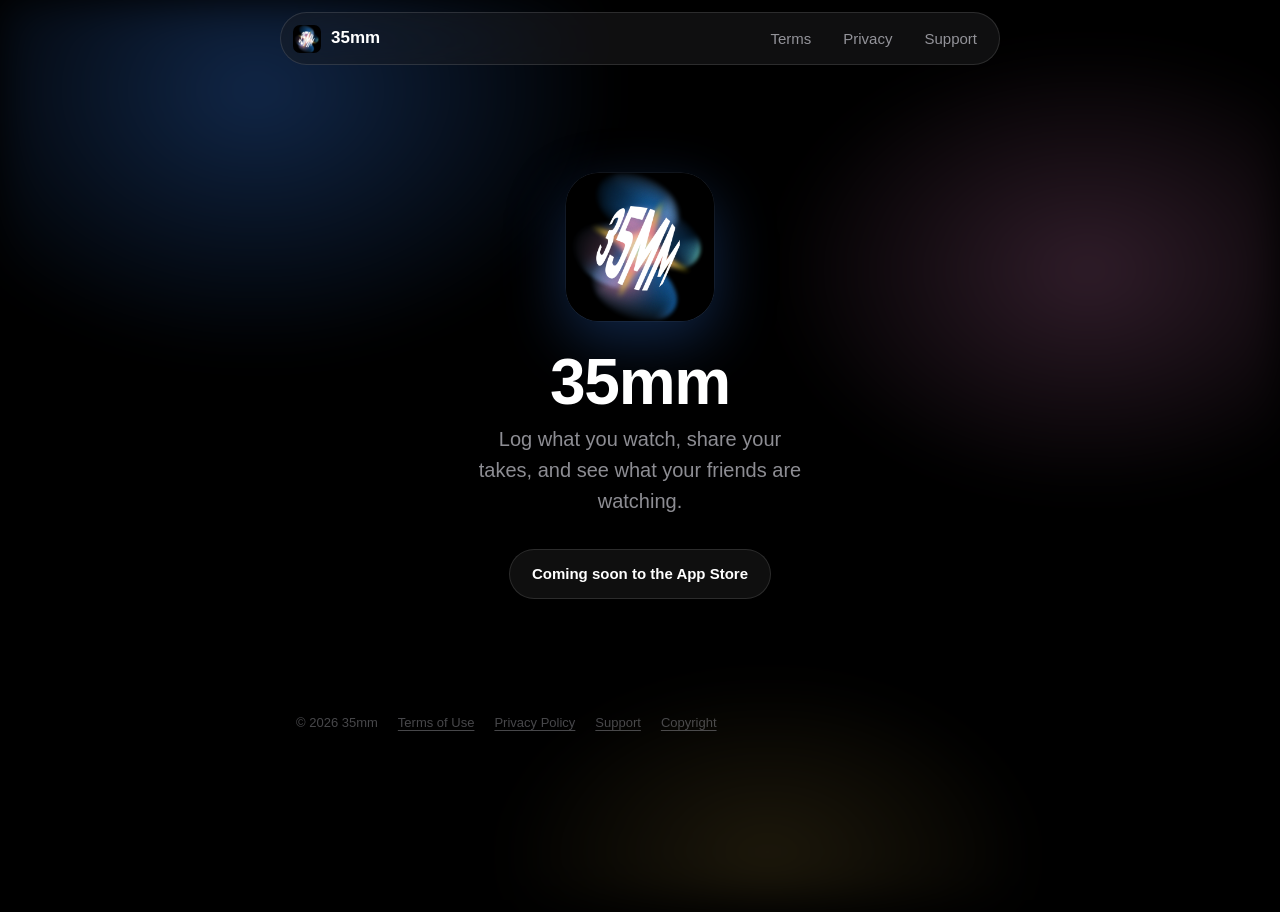
<file: index.html>
<!doctype html>
<html lang="en">
<head>
  <meta charset="utf-8">
  <meta name="viewport" content="width=device-width, initial-scale=1, viewport-fit=cover">
  <title>35mm</title>
  <meta name="description" content="Log what you watch, share your takes, and see what your friends are watching.">
  <meta name="theme-color" content="#000000">
  <meta property="og:title" content="35mm">
  <meta property="og:description" content="Log what you watch, share your takes, and see what your friends are watching.">
  <meta property="og:image" content="https://35mm.contact/icon.png">
  <link rel="icon" href="/favicon.png">
  <link rel="apple-touch-icon" href="/apple-touch-icon.png">
  <link rel="stylesheet" href="/styles.css">
</head>
<body>
  <div class="ambient"></div>

  <header class="bar">
    <a class="brand" href="/"><img src="/favicon.png" alt="">35mm</a>
    <nav>
      <a href="/terms">Terms</a>
      <a href="/privacy">Privacy</a>
      <a href="/support">Support</a>
    </nav>
  </header>

  <section class="hero">
    <img src="/icon.png" alt="35mm app icon">
    <h1>35mm</h1>
    <p>Log what you watch, share your takes, and see what your friends are watching.</p>
    <span class="pill">Coming soon to the App Store</span>
  </section>

  <footer>
    <span>© 2026 35mm</span>
    <a href="/terms">Terms of Use</a>
    <a href="/privacy">Privacy Policy</a>
    <a href="/support">Support</a>
    <a href="/copyright">Copyright</a>
  </footer>
</body>
</html>
</file>
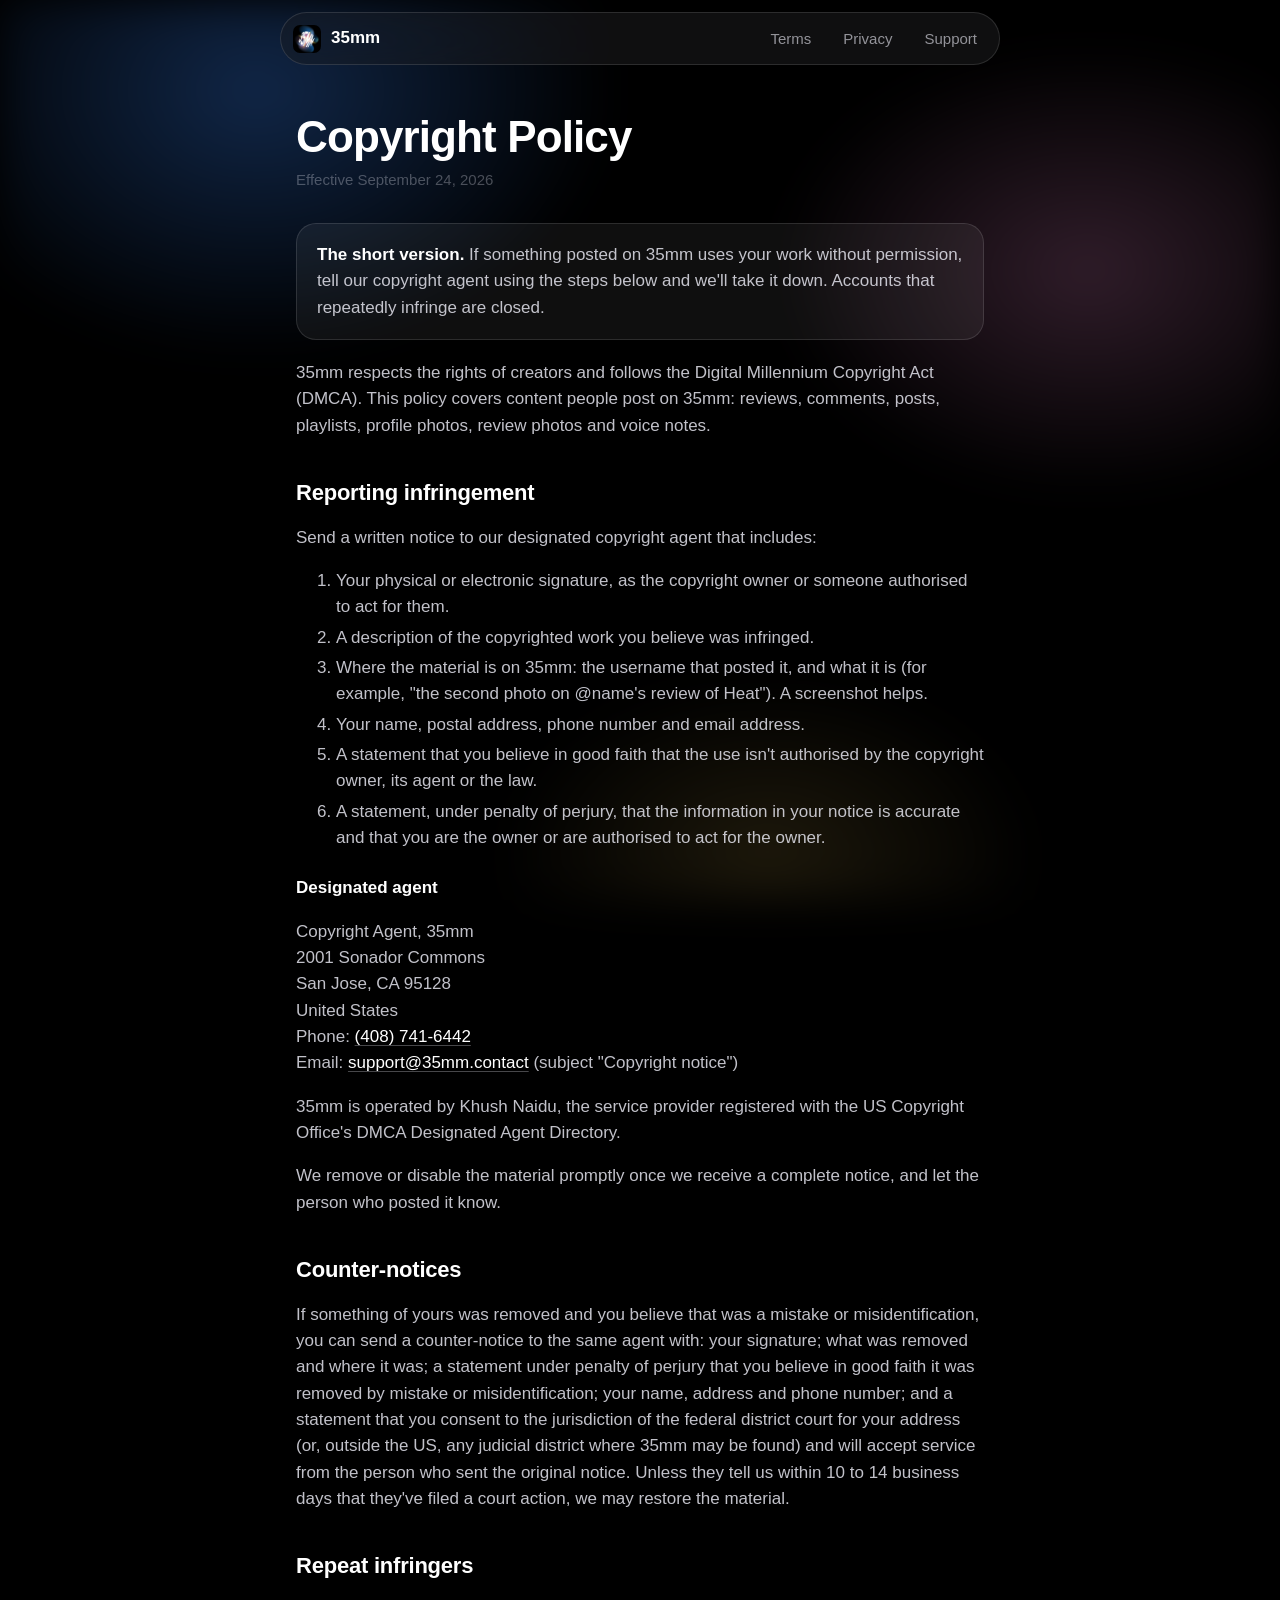
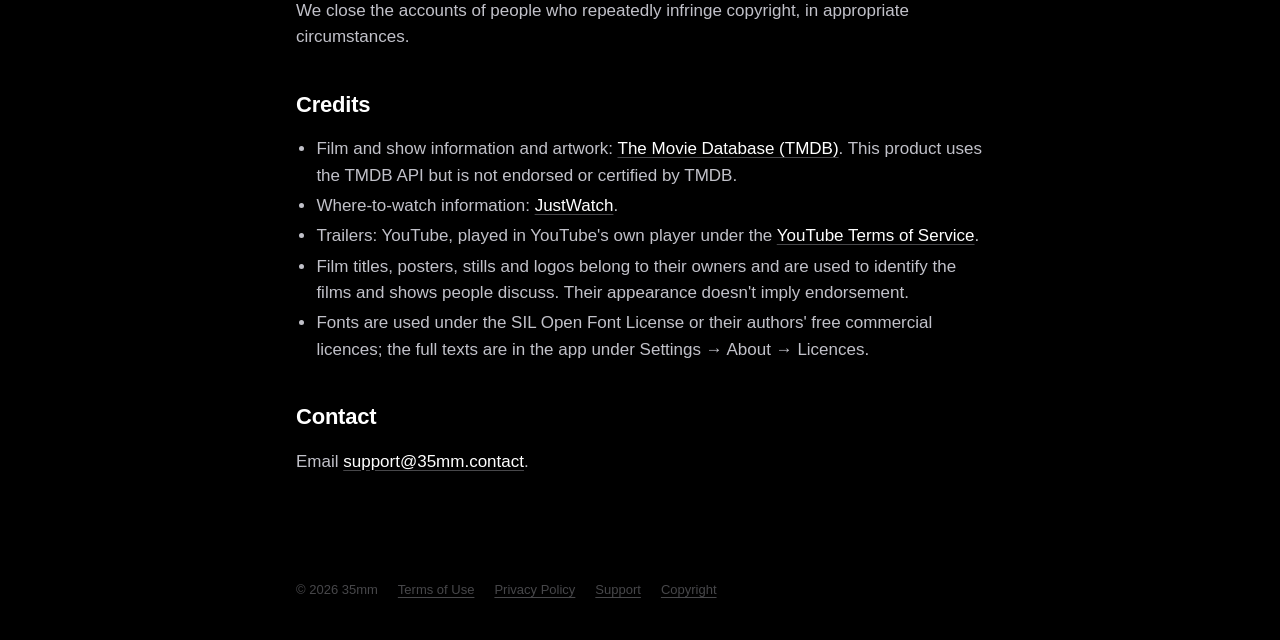
<file: copyright/index.html>
<!doctype html>
<html lang="en">
<head>
  <meta charset="utf-8">
  <meta name="viewport" content="width=device-width, initial-scale=1, viewport-fit=cover">
  <title>Copyright Policy · 35mm</title>
  <meta name="description" content="How to report copyright infringement on 35mm, and credits for the services 35mm uses.">
  <meta name="theme-color" content="#000000">
  <link rel="icon" href="/favicon.png">
  <link rel="apple-touch-icon" href="/apple-touch-icon.png">
  <link rel="stylesheet" href="/styles.css">
</head>
<body>
  <div class="ambient"></div>

  <header class="bar">
    <a class="brand" href="/"><img src="/favicon.png" alt="">35mm</a>
    <nav>
      <a href="/terms">Terms</a>
      <a href="/privacy">Privacy</a>
      <a href="/support">Support</a>
    </nav>
  </header>

  <main class="doc">
    <h1>Copyright Policy</h1>
    <p class="meta">Effective September 24, 2026</p>

    <div class="card">
      <p><strong>The short version.</strong> If something posted on 35mm uses your work without permission, tell our copyright agent using the steps below and we'll take it down. Accounts that repeatedly infringe are closed.</p>
    </div>

    <p>35mm respects the rights of creators and follows the Digital Millennium Copyright Act (DMCA). This policy covers content people post on 35mm: reviews, comments, posts, playlists, profile photos, review photos and voice notes.</p>

    <h2>Reporting infringement</h2>
    <p>Send a written notice to our designated copyright agent that includes:</p>
    <ol>
      <li>Your physical or electronic signature, as the copyright owner or someone authorised to act for them.</li>
      <li>A description of the copyrighted work you believe was infringed.</li>
      <li>Where the material is on 35mm: the username that posted it, and what it is (for example, "the second photo on @name's review of Heat"). A screenshot helps.</li>
      <li>Your name, postal address, phone number and email address.</li>
      <li>A statement that you believe in good faith that the use isn't authorised by the copyright owner, its agent or the law.</li>
      <li>A statement, under penalty of perjury, that the information in your notice is accurate and that you are the owner or are authorised to act for the owner.</li>
    </ol>

    <h3>Designated agent</h3>
    <p>
      Copyright Agent, 35mm<br>
      2001 Sonador Commons<br>
      San Jose, CA 95128<br>
      United States<br>
      Phone: <a href="tel:+14087416442">(408) 741-6442</a><br>
      Email: <a href="mailto:support@35mm.contact">support@35mm.contact</a> (subject "Copyright notice")
    </p>
    <p>35mm is operated by Khush Naidu, the service provider registered with the US Copyright Office's DMCA Designated Agent Directory.</p>
    <p>We remove or disable the material promptly once we receive a complete notice, and let the person who posted it know.</p>

    <h2>Counter-notices</h2>
    <p>If something of yours was removed and you believe that was a mistake or misidentification, you can send a counter-notice to the same agent with: your signature; what was removed and where it was; a statement under penalty of perjury that you believe in good faith it was removed by mistake or misidentification; your name, address and phone number; and a statement that you consent to the jurisdiction of the federal district court for your address (or, outside the US, any judicial district where 35mm may be found) and will accept service from the person who sent the original notice. Unless they tell us within 10 to 14 business days that they've filed a court action, we may restore the material.</p>

    <h2>Repeat infringers</h2>
    <p>We close the accounts of people who repeatedly infringe copyright, in appropriate circumstances.</p>

    <h2>Credits</h2>
    <ul>
      <li>Film and show information and artwork: <a href="https://www.themoviedb.org">The Movie Database (TMDB)</a>. This product uses the TMDB API but is not endorsed or certified by TMDB.</li>
      <li>Where-to-watch information: <a href="https://www.justwatch.com">JustWatch</a>.</li>
      <li>Trailers: YouTube, played in YouTube's own player under the <a href="https://www.youtube.com/t/terms">YouTube Terms of Service</a>.</li>
      <li>Film titles, posters, stills and logos belong to their owners and are used to identify the films and shows people discuss. Their appearance doesn't imply endorsement.</li>
      <li>Fonts are used under the SIL Open Font License or their authors' free commercial licences; the full texts are in the app under Settings → About → Licences.</li>
    </ul>

    <h2>Contact</h2>
    <p>Email <a href="mailto:support@35mm.contact">support@35mm.contact</a>.</p>
  </main>

  <footer>
    <span>© 2026 35mm</span>
    <a href="/terms">Terms of Use</a>
    <a href="/privacy">Privacy Policy</a>
    <a href="/support">Support</a>
    <a href="/copyright">Copyright</a>
  </footer>
</body>
</html>
</file>
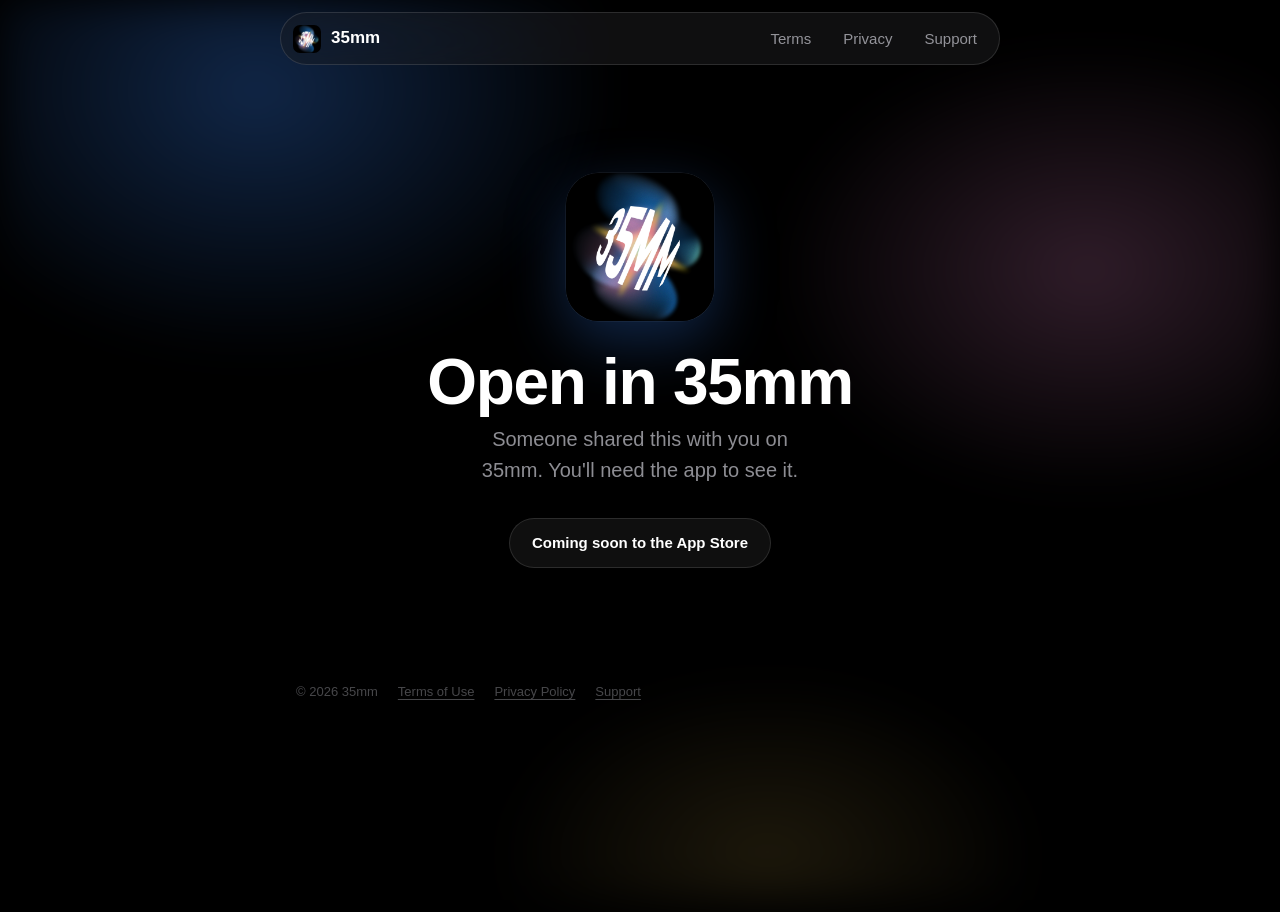
<file: open/index.html>
<!doctype html>
<html lang="en">
<head>
  <meta charset="utf-8">
  <meta name="viewport" content="width=device-width, initial-scale=1, viewport-fit=cover">
  <title>Open in 35mm</title>
  <meta name="description" content="Someone shared this with you on 35mm.">
  <meta name="theme-color" content="#000000">
  <meta property="og:title" content="Shared from 35mm">
  <meta property="og:description" content="Films, shows and hot takes on 35mm.">
  <meta property="og:image" content="https://35mm.contact/icon.png">
  <link rel="icon" href="/favicon.png">
  <link rel="apple-touch-icon" href="/apple-touch-icon.png">
  <link rel="stylesheet" href="/styles.css">
</head>
<body>
  <div class="ambient"></div>

  <header class="bar">
    <a class="brand" href="/"><img src="/favicon.png" alt="">35mm</a>
    <nav>
      <a href="/terms">Terms</a>
      <a href="/privacy">Privacy</a>
      <a href="/support">Support</a>
    </nav>
  </header>

  <!-- Served for /l/<id>, /p/<id>, /u/<username> and /person/<id> (see
       vercel.json). With 35mm
       installed, iOS opens those links in the app and never shows this. -->
  <section class="hero">
    <img src="/icon.png" alt="35mm app icon">
    <h1>Open in 35mm</h1>
    <p>Someone shared this with you on 35mm. You'll need the app to see it.</p>
    <span class="pill">Coming soon to the App Store</span>
  </section>

  <footer>
    <span>© 2026 35mm</span>
    <a href="/terms">Terms of Use</a>
    <a href="/privacy">Privacy Policy</a>
    <a href="/support">Support</a>
  </footer>
</body>
</html>
</file>
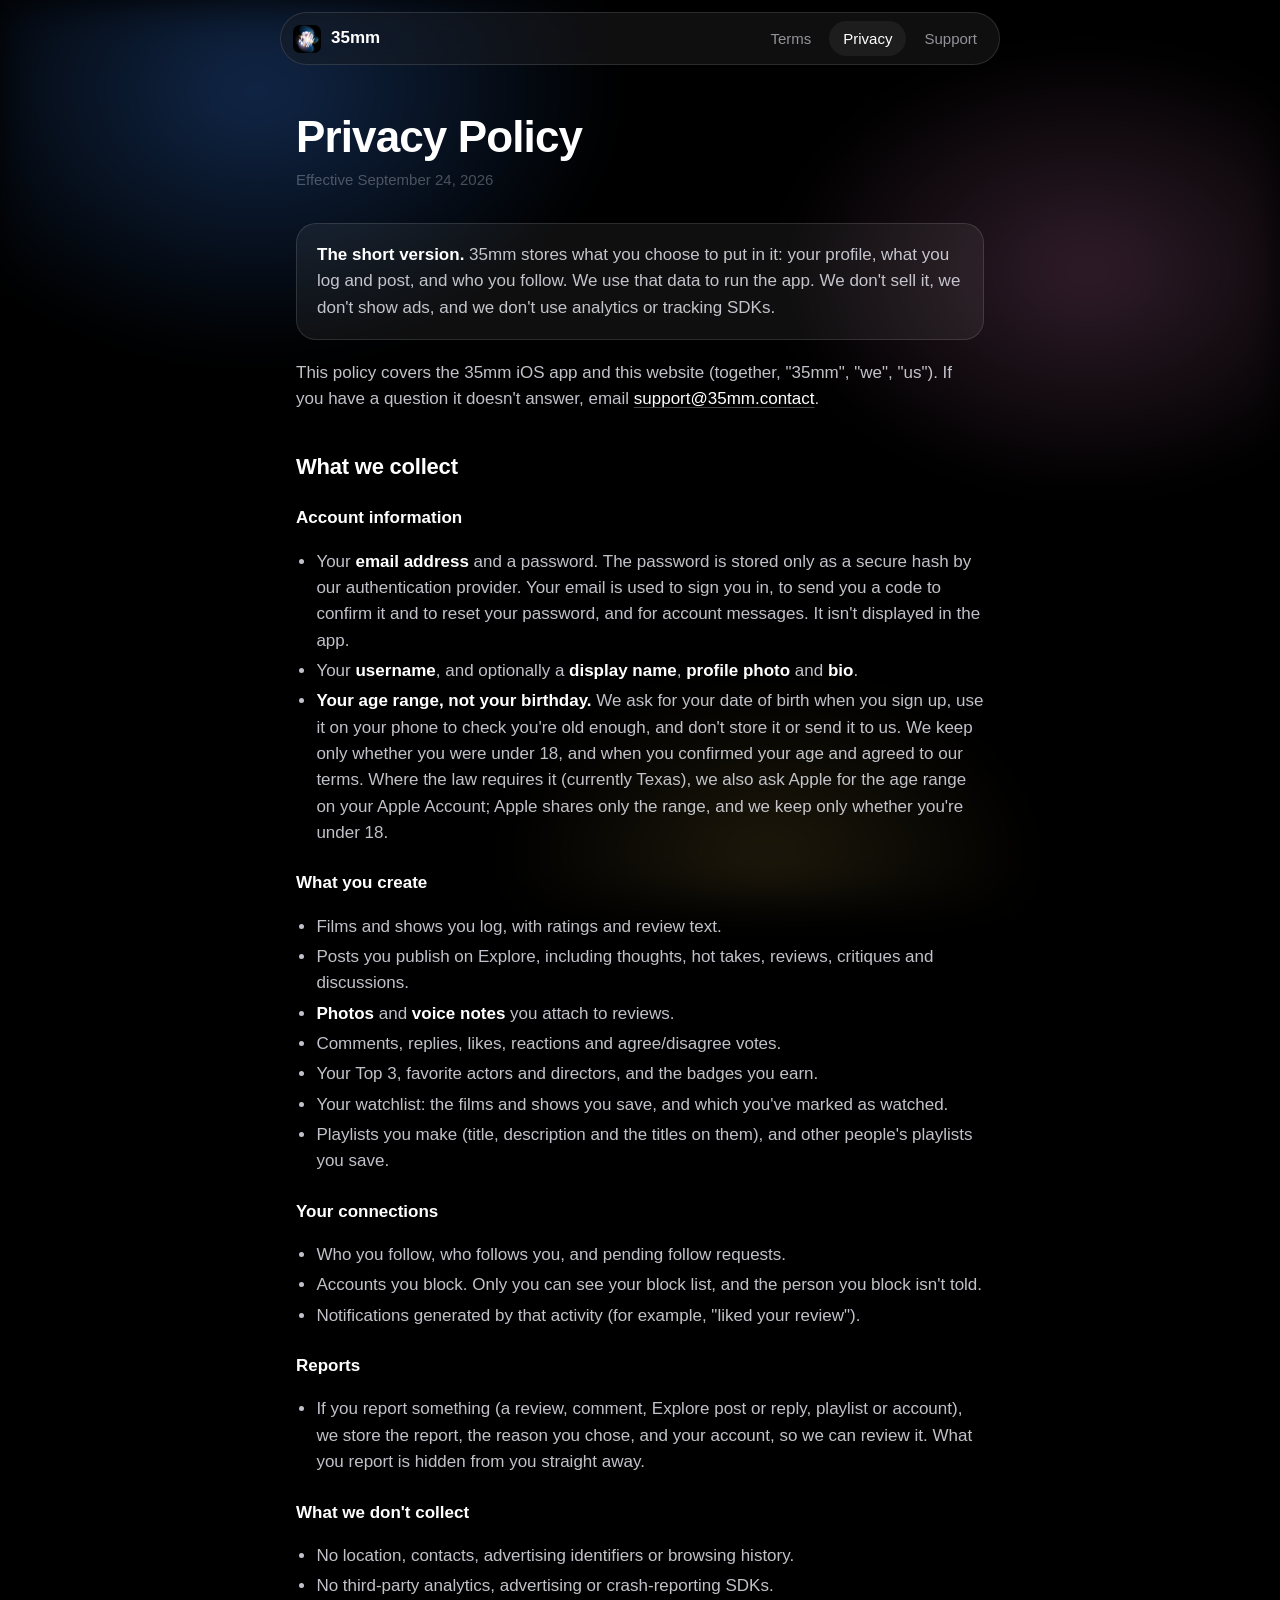
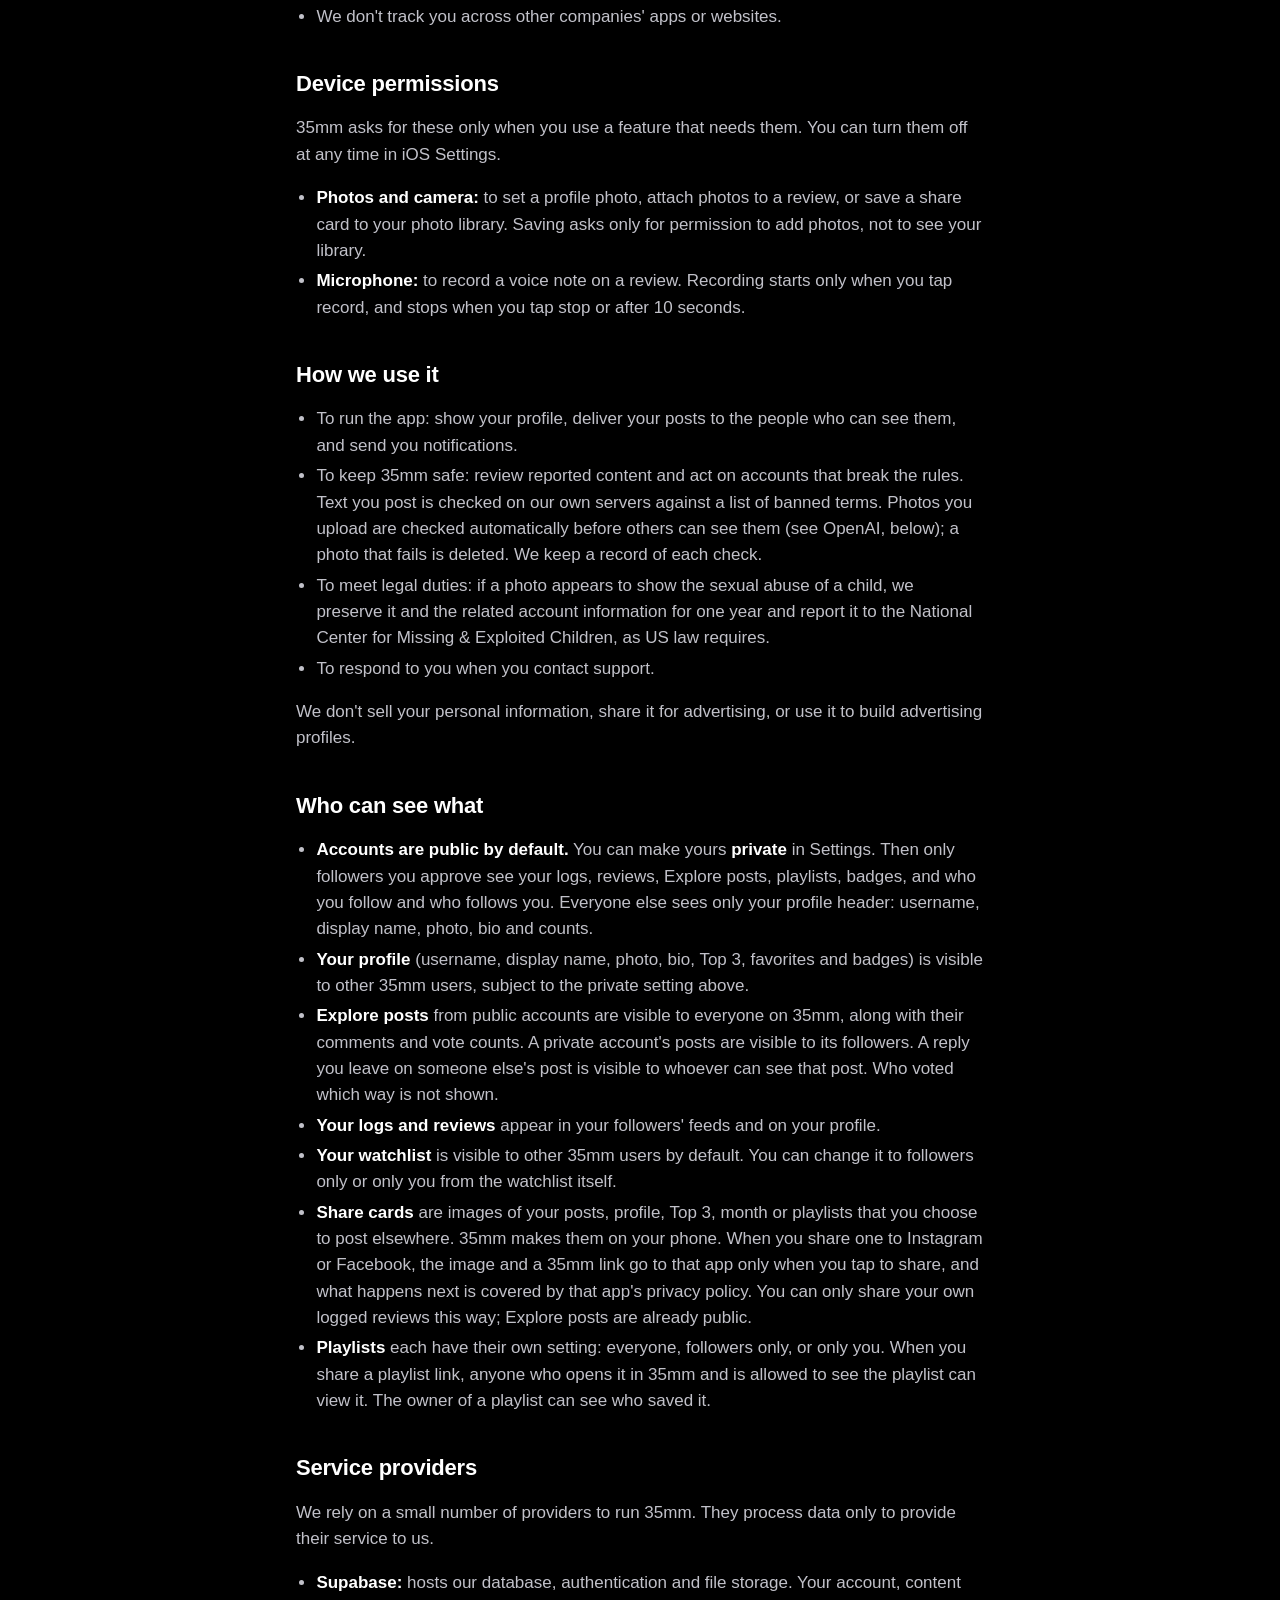
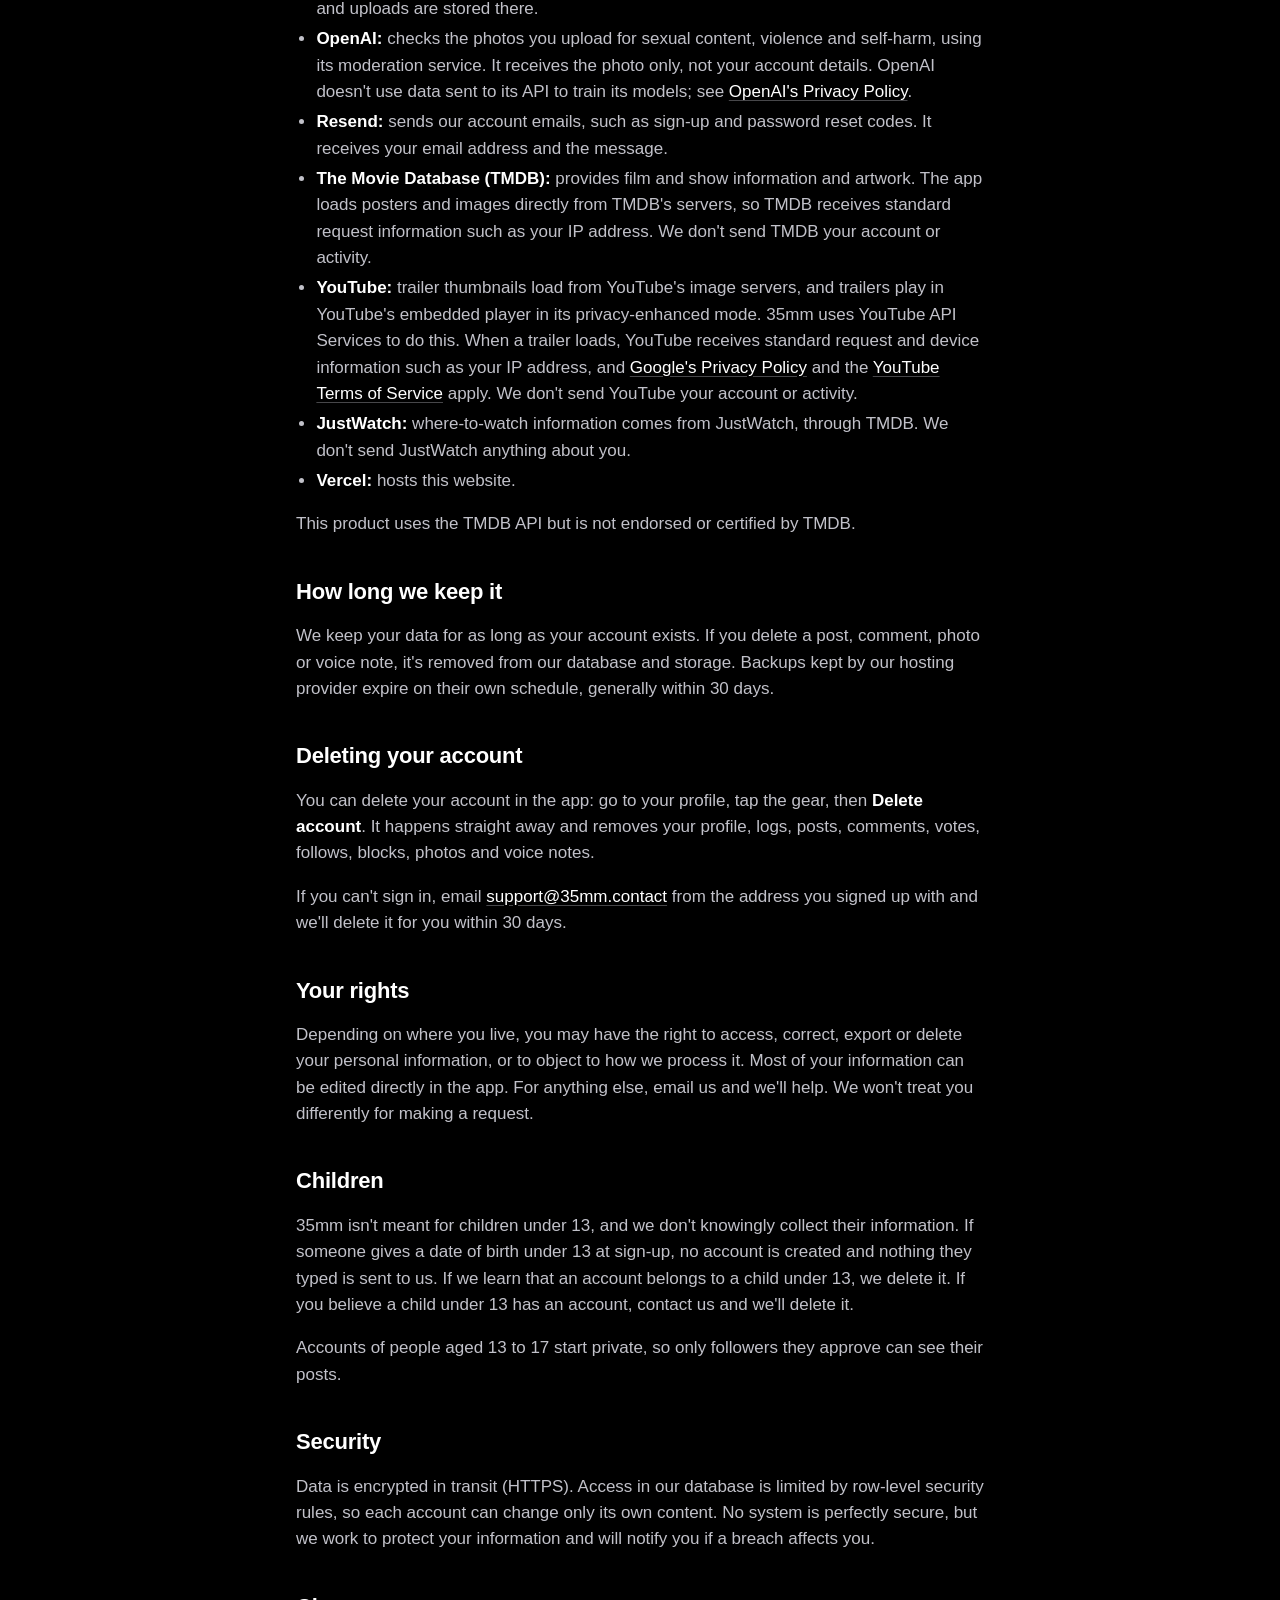
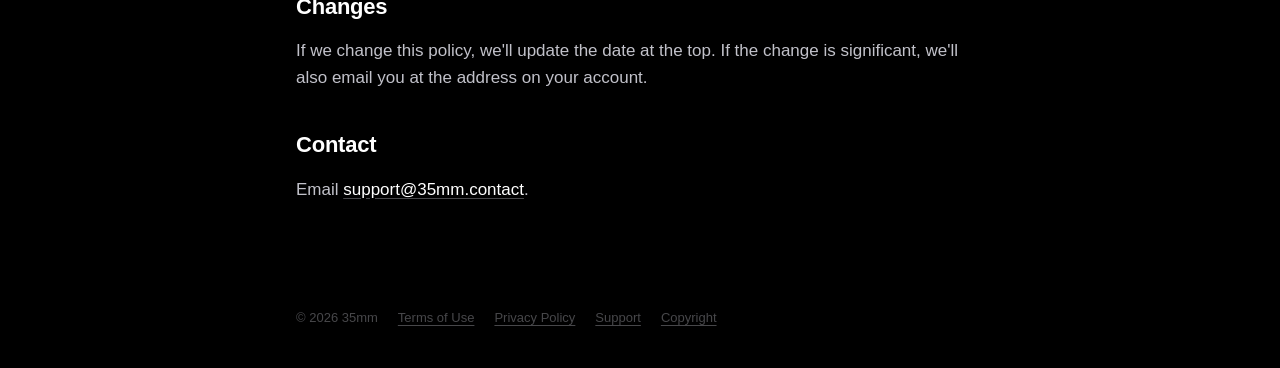
<file: privacy/index.html>
<!doctype html>
<html lang="en">
<head>
  <meta charset="utf-8">
  <meta name="viewport" content="width=device-width, initial-scale=1, viewport-fit=cover">
  <title>Privacy Policy · 35mm</title>
  <meta name="description" content="What 35mm collects, why, who can see it, and how to delete it.">
  <meta name="theme-color" content="#000000">
  <link rel="icon" href="/favicon.png">
  <link rel="apple-touch-icon" href="/apple-touch-icon.png">
  <link rel="stylesheet" href="/styles.css">
</head>
<body>
  <div class="ambient"></div>

  <header class="bar">
    <a class="brand" href="/"><img src="/favicon.png" alt="">35mm</a>
    <nav>
      <a href="/terms">Terms</a>
      <a href="/privacy" aria-current="page">Privacy</a>
      <a href="/support">Support</a>
    </nav>
  </header>

  <main class="doc">
    <h1>Privacy Policy</h1>
    <p class="meta">Effective September 24, 2026</p>

    <div class="card">
      <p><strong>The short version.</strong> 35mm stores what you choose to put in it: your profile, what you log and post, and who you follow. We use that data to run the app. We don't sell it, we don't show ads, and we don't use analytics or tracking SDKs.</p>
    </div>

    <p>This policy covers the 35mm iOS app and this website (together, "35mm", "we", "us"). If you have a question it doesn't answer, email <a href="mailto:support@35mm.contact">support@35mm.contact</a>.</p>

    <h2>What we collect</h2>

    <h3>Account information</h3>
    <ul>
      <li>Your <strong>email address</strong> and a password. The password is stored only as a secure hash by our authentication provider. Your email is used to sign you in, to send you a code to confirm it and to reset your password, and for account messages. It isn't displayed in the app.</li>
      <li>Your <strong>username</strong>, and optionally a <strong>display name</strong>, <strong>profile photo</strong> and <strong>bio</strong>.</li>
      <li><strong>Your age range, not your birthday.</strong> We ask for your date of birth when you sign up, use it on your phone to check you're old enough, and don't store it or send it to us. We keep only whether you were under 18, and when you confirmed your age and agreed to our terms. Where the law requires it (currently Texas), we also ask Apple for the age range on your Apple Account; Apple shares only the range, and we keep only whether you're under 18.</li>
    </ul>

    <h3>What you create</h3>
    <ul>
      <li>Films and shows you log, with ratings and review text.</li>
      <li>Posts you publish on Explore, including thoughts, hot takes, reviews, critiques and discussions.</li>
      <li><strong>Photos</strong> and <strong>voice notes</strong> you attach to reviews.</li>
      <li>Comments, replies, likes, reactions and agree/disagree votes.</li>
      <li>Your Top 3, favorite actors and directors, and the badges you earn.</li>
      <li>Your watchlist: the films and shows you save, and which you've marked as watched.</li>
      <li>Playlists you make (title, description and the titles on them), and other people's playlists you save.</li>
    </ul>

    <h3>Your connections</h3>
    <ul>
      <li>Who you follow, who follows you, and pending follow requests.</li>
      <li>Accounts you block. Only you can see your block list, and the person you block isn't told.</li>
      <li>Notifications generated by that activity (for example, "liked your review").</li>
    </ul>

    <h3>Reports</h3>
    <ul>
      <li>If you report something (a review, comment, Explore post or reply, playlist or account), we store the report, the reason you chose, and your account, so we can review it. What you report is hidden from you straight away.</li>
    </ul>

    <h3>What we don't collect</h3>
    <ul>
      <li>No location, contacts, advertising identifiers or browsing history.</li>
      <li>No third-party analytics, advertising or crash-reporting SDKs.</li>
      <li>We don't track you across other companies' apps or websites.</li>
    </ul>

    <h2>Device permissions</h2>
    <p>35mm asks for these only when you use a feature that needs them. You can turn them off at any time in iOS Settings.</p>
    <ul>
      <li><strong>Photos and camera:</strong> to set a profile photo, attach photos to a review, or save a share card to your photo library. Saving asks only for permission to add photos, not to see your library.</li>
      <li><strong>Microphone:</strong> to record a voice note on a review. Recording starts only when you tap record, and stops when you tap stop or after 10 seconds.</li>
    </ul>

    <h2>How we use it</h2>
    <ul>
      <li>To run the app: show your profile, deliver your posts to the people who can see them, and send you notifications.</li>
      <li>To keep 35mm safe: review reported content and act on accounts that break the rules. Text you post is checked on our own servers against a list of banned terms. Photos you upload are checked automatically before others can see them (see OpenAI, below); a photo that fails is deleted. We keep a record of each check.</li>
      <li>To meet legal duties: if a photo appears to show the sexual abuse of a child, we preserve it and the related account information for one year and report it to the National Center for Missing &amp; Exploited Children, as US law requires.</li>
      <li>To respond to you when you contact support.</li>
    </ul>
    <p>We don't sell your personal information, share it for advertising, or use it to build advertising profiles.</p>

    <h2>Who can see what</h2>
    <ul>
      <li><strong>Accounts are public by default.</strong> You can make yours <strong>private</strong> in Settings. Then only followers you approve see your logs, reviews, Explore posts, playlists, badges, and who you follow and who follows you. Everyone else sees only your profile header: username, display name, photo, bio and counts.</li>
      <li><strong>Your profile</strong> (username, display name, photo, bio, Top 3, favorites and badges) is visible to other 35mm users, subject to the private setting above.</li>
      <li><strong>Explore posts</strong> from public accounts are visible to everyone on 35mm, along with their comments and vote counts. A private account's posts are visible to its followers. A reply you leave on someone else's post is visible to whoever can see that post. Who voted which way is not shown.</li>
      <li><strong>Your logs and reviews</strong> appear in your followers' feeds and on your profile.</li>
      <li><strong>Your watchlist</strong> is visible to other 35mm users by default. You can change it to followers only or only you from the watchlist itself.</li>
      <li><strong>Share cards</strong> are images of your posts, profile, Top 3, month or playlists that you choose to post elsewhere. 35mm makes them on your phone. When you share one to Instagram or Facebook, the image and a 35mm link go to that app only when you tap to share, and what happens next is covered by that app's privacy policy. You can only share your own logged reviews this way; Explore posts are already public.</li>
      <li><strong>Playlists</strong> each have their own setting: everyone, followers only, or only you. When you share a playlist link, anyone who opens it in 35mm and is allowed to see the playlist can view it. The owner of a playlist can see who saved it.</li>
    </ul>

    <h2>Service providers</h2>
    <p>We rely on a small number of providers to run 35mm. They process data only to provide their service to us.</p>
    <ul>
      <li><strong>Supabase:</strong> hosts our database, authentication and file storage. Your account, content and uploads are stored there.</li>
      <li><strong>OpenAI:</strong> checks the photos you upload for sexual content, violence and self-harm, using its moderation service. It receives the photo only, not your account details. OpenAI doesn't use data sent to its API to train its models; see <a href="https://openai.com/policies/privacy-policy">OpenAI's Privacy Policy</a>.</li>
      <li><strong>Resend:</strong> sends our account emails, such as sign-up and password reset codes. It receives your email address and the message.</li>
      <li><strong>The Movie Database (TMDB):</strong> provides film and show information and artwork. The app loads posters and images directly from TMDB's servers, so TMDB receives standard request information such as your IP address. We don't send TMDB your account or activity.</li>
      <li><strong>YouTube:</strong> trailer thumbnails load from YouTube's image servers, and trailers play in YouTube's embedded player in its privacy-enhanced mode. 35mm uses YouTube API Services to do this. When a trailer loads, YouTube receives standard request and device information such as your IP address, and <a href="https://policies.google.com/privacy">Google's Privacy Policy</a> and the <a href="https://www.youtube.com/t/terms">YouTube Terms of Service</a> apply. We don't send YouTube your account or activity.</li>
      <li><strong>JustWatch:</strong> where-to-watch information comes from JustWatch, through TMDB. We don't send JustWatch anything about you.</li>
      <li><strong>Vercel:</strong> hosts this website.</li>
    </ul>
    <p>This product uses the TMDB API but is not endorsed or certified by TMDB.</p>

    <h2>How long we keep it</h2>
    <p>We keep your data for as long as your account exists. If you delete a post, comment, photo or voice note, it's removed from our database and storage. Backups kept by our hosting provider expire on their own schedule, generally within 30 days.</p>

    <h2>Deleting your account</h2>
    <p>You can delete your account in the app: go to your profile, tap the gear, then <strong>Delete account</strong>. It happens straight away and removes your profile, logs, posts, comments, votes, follows, blocks, photos and voice notes.</p>
    <p>If you can't sign in, email <a href="mailto:support@35mm.contact">support@35mm.contact</a> from the address you signed up with and we'll delete it for you within 30 days.</p>

    <h2>Your rights</h2>
    <p>Depending on where you live, you may have the right to access, correct, export or delete your personal information, or to object to how we process it. Most of your information can be edited directly in the app. For anything else, email us and we'll help. We won't treat you differently for making a request.</p>

    <h2>Children</h2>
    <p>35mm isn't meant for children under 13, and we don't knowingly collect their information. If someone gives a date of birth under 13 at sign-up, no account is created and nothing they typed is sent to us. If we learn that an account belongs to a child under 13, we delete it. If you believe a child under 13 has an account, contact us and we'll delete it.</p>
    <p>Accounts of people aged 13 to 17 start private, so only followers they approve can see their posts.</p>

    <h2>Security</h2>
    <p>Data is encrypted in transit (HTTPS). Access in our database is limited by row-level security rules, so each account can change only its own content. No system is perfectly secure, but we work to protect your information and will notify you if a breach affects you.</p>

    <h2>Changes</h2>
    <p>If we change this policy, we'll update the date at the top. If the change is significant, we'll also email you at the address on your account.</p>

    <h2>Contact</h2>
    <p>Email <a href="mailto:support@35mm.contact">support@35mm.contact</a>.</p>
  </main>

  <footer>
    <span>© 2026 35mm</span>
    <a href="/terms">Terms of Use</a>
    <a href="/privacy">Privacy Policy</a>
    <a href="/support">Support</a>
    <a href="/copyright">Copyright</a>
  </footer>
</body>
</html>
</file>
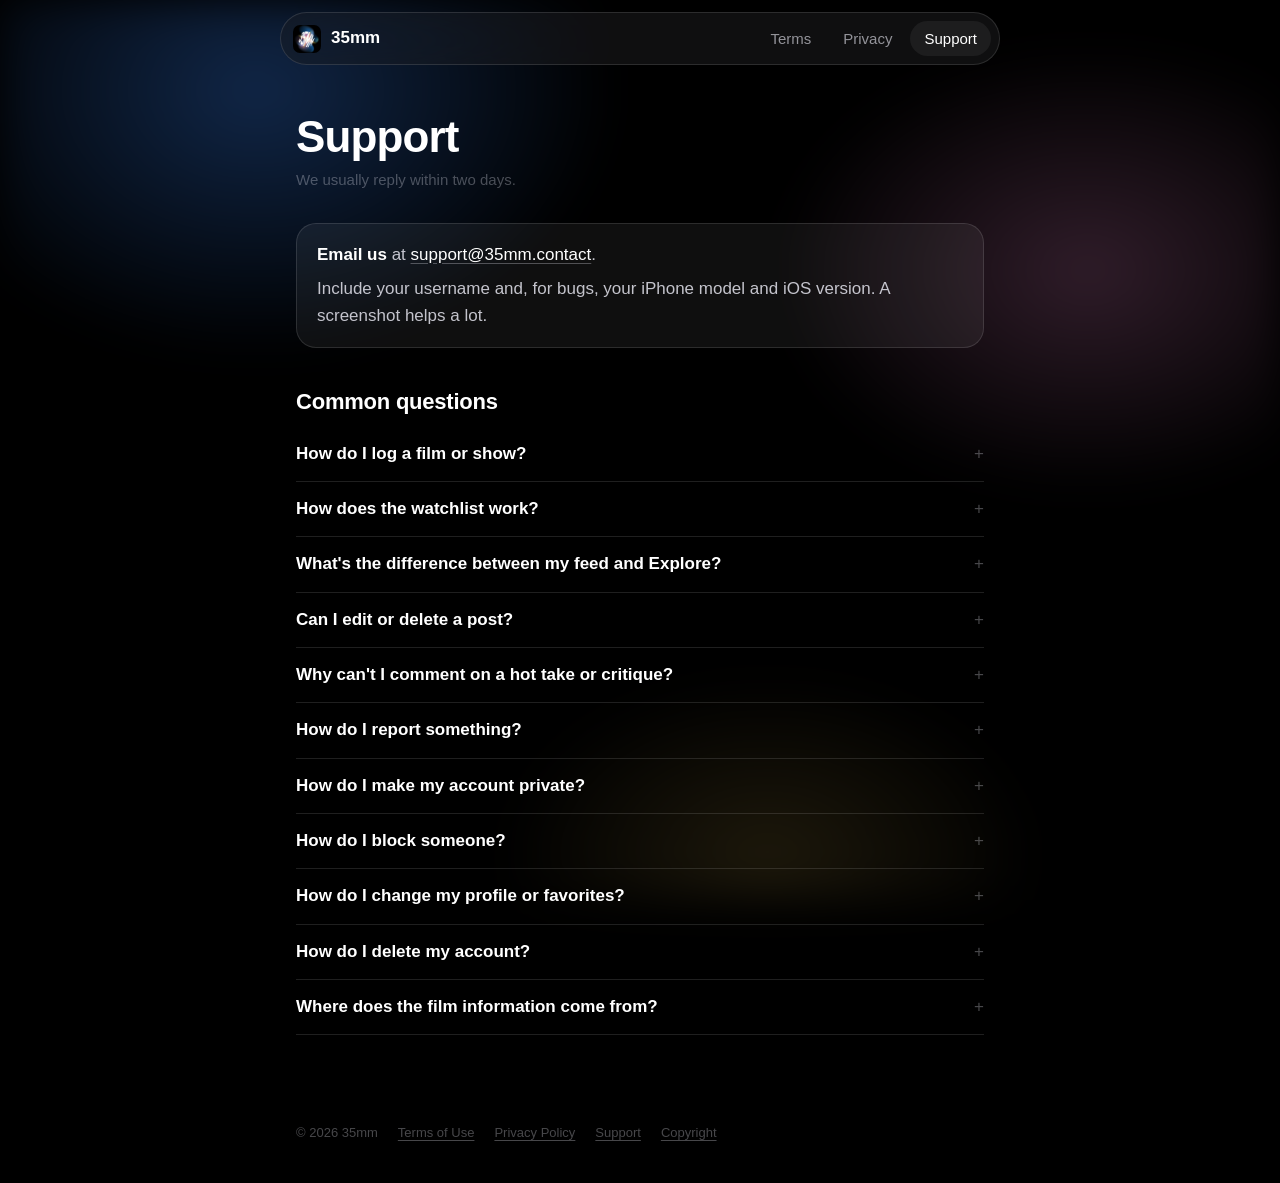
<file: support/index.html>
<!doctype html>
<html lang="en">
<head>
  <meta charset="utf-8">
  <meta name="viewport" content="width=device-width, initial-scale=1, viewport-fit=cover">
  <title>Support · 35mm</title>
  <meta name="description" content="Get help with 35mm.">
  <meta name="theme-color" content="#000000">
  <link rel="icon" href="/favicon.png">
  <link rel="apple-touch-icon" href="/apple-touch-icon.png">
  <link rel="stylesheet" href="/styles.css">
</head>
<body>
  <div class="ambient"></div>

  <header class="bar">
    <a class="brand" href="/"><img src="/favicon.png" alt="">35mm</a>
    <nav>
      <a href="/terms">Terms</a>
      <a href="/privacy">Privacy</a>
      <a href="/support" aria-current="page">Support</a>
    </nav>
  </header>

  <main class="doc">
    <h1>Support</h1>
    <p class="meta">We usually reply within two days.</p>

    <div class="card">
      <p><strong>Email us</strong> at <a href="mailto:support@35mm.contact">support@35mm.contact</a>.</p>
      <p>Include your username and, for bugs, your iPhone model and iOS version. A screenshot helps a lot.</p>
    </div>

    <h2>Common questions</h2>

    <details>
      <summary>How do I log a film or show?</summary>
      <p>Tap the <strong>+</strong> tab, search for the title, then choose Watched or add a rating and review. For shows, you can log a single episode from the show's page.</p>
    </details>

    <details>
      <summary>How does the watchlist work?</summary>
      <p>Tap the bookmark on any film or show to save it. Open your watchlist from your profile. When you've watched something, tap its circle or swipe it right to strike it off, and 35mm offers to log it. Logging a film from anywhere strikes it off automatically. Swipe left to remove something. The button at the top sets who can see it: everyone, your followers, or only you.</p>
    </details>

    <details>
      <summary>What's the difference between my feed and Explore?</summary>
      <p>Your home feed shows logs and reviews from people you follow. Explore is public: thoughts, hot takes, reviews, critiques and discussions from everyone on 35mm. You can filter Explore by a film or show.</p>
    </details>

    <details>
      <summary>Can I edit or delete a post?</summary>
      <p>Yes. On an Explore post, tap <strong>•••</strong> and choose Edit post or Delete post. Edited posts show an "edited" label. To change a log or review, open the film's page and tap Edit under your review.</p>
    </details>

    <details>
      <summary>Why can't I comment on a hot take or critique?</summary>
      <p>Hot takes, reviews and critiques are someone's stated opinion, so they take votes or likes instead of comments. Thoughts and discussions are open for conversation.</p>
    </details>

    <details>
      <summary>How do I report something?</summary>
      <p>Tap <strong>•••</strong> on a review, Explore post or playlist, press and hold a comment or reply, or tap <strong>•••</strong> on someone's profile, then choose Report. What you report is hidden from you right away, and we review every report.</p>
    </details>

    <details>
      <summary>How do I make my account private?</summary>
      <p>Go to your profile, tap the gear, and turn on <strong>Private account</strong>. New followers then have to ask, and only people you approve see your reviews, posts and lists. Requests show at the top of Notifications. Turning it off approves everyone who's waiting.</p>
    </details>

    <details>
      <summary>How do I block someone?</summary>
      <p>Tap <strong>•••</strong> on their profile or on one of their Explore posts and choose Block. You won't see each other's profiles, posts or comments, and any follow between you ends. They aren't told. To unblock, go to your profile, tap the gear, then Blocked accounts.</p>
    </details>

    <details>
      <summary>How do I change my profile or favorites?</summary>
      <p>Go to your profile and tap <strong>Edit profile</strong>. Top 3 and favorite actors and directors each have their own Edit button on the profile.</p>
    </details>

    <details>
      <summary>How do I delete my account?</summary>
      <p>Go to your profile, tap the gear, then <strong>Delete account</strong> and type your username to confirm. Your account and all of its data are deleted straight away. If you can't sign in, email <a href="mailto:support@35mm.contact">support@35mm.contact</a> from the address you signed up with. See the <a href="/privacy">Privacy Policy</a> for details.</p>
    </details>

    <details>
      <summary>Where does the film information come from?</summary>
      <p>Film and show details and artwork come from The Movie Database (TMDB). If something is wrong, it can be corrected on themoviedb.org and will update in 35mm.</p>
    </details>
  </main>

  <footer>
    <span>© 2026 35mm</span>
    <a href="/terms">Terms of Use</a>
    <a href="/privacy">Privacy Policy</a>
    <a href="/support">Support</a>
    <a href="/copyright">Copyright</a>
  </footer>
</body>
</html>
</file>
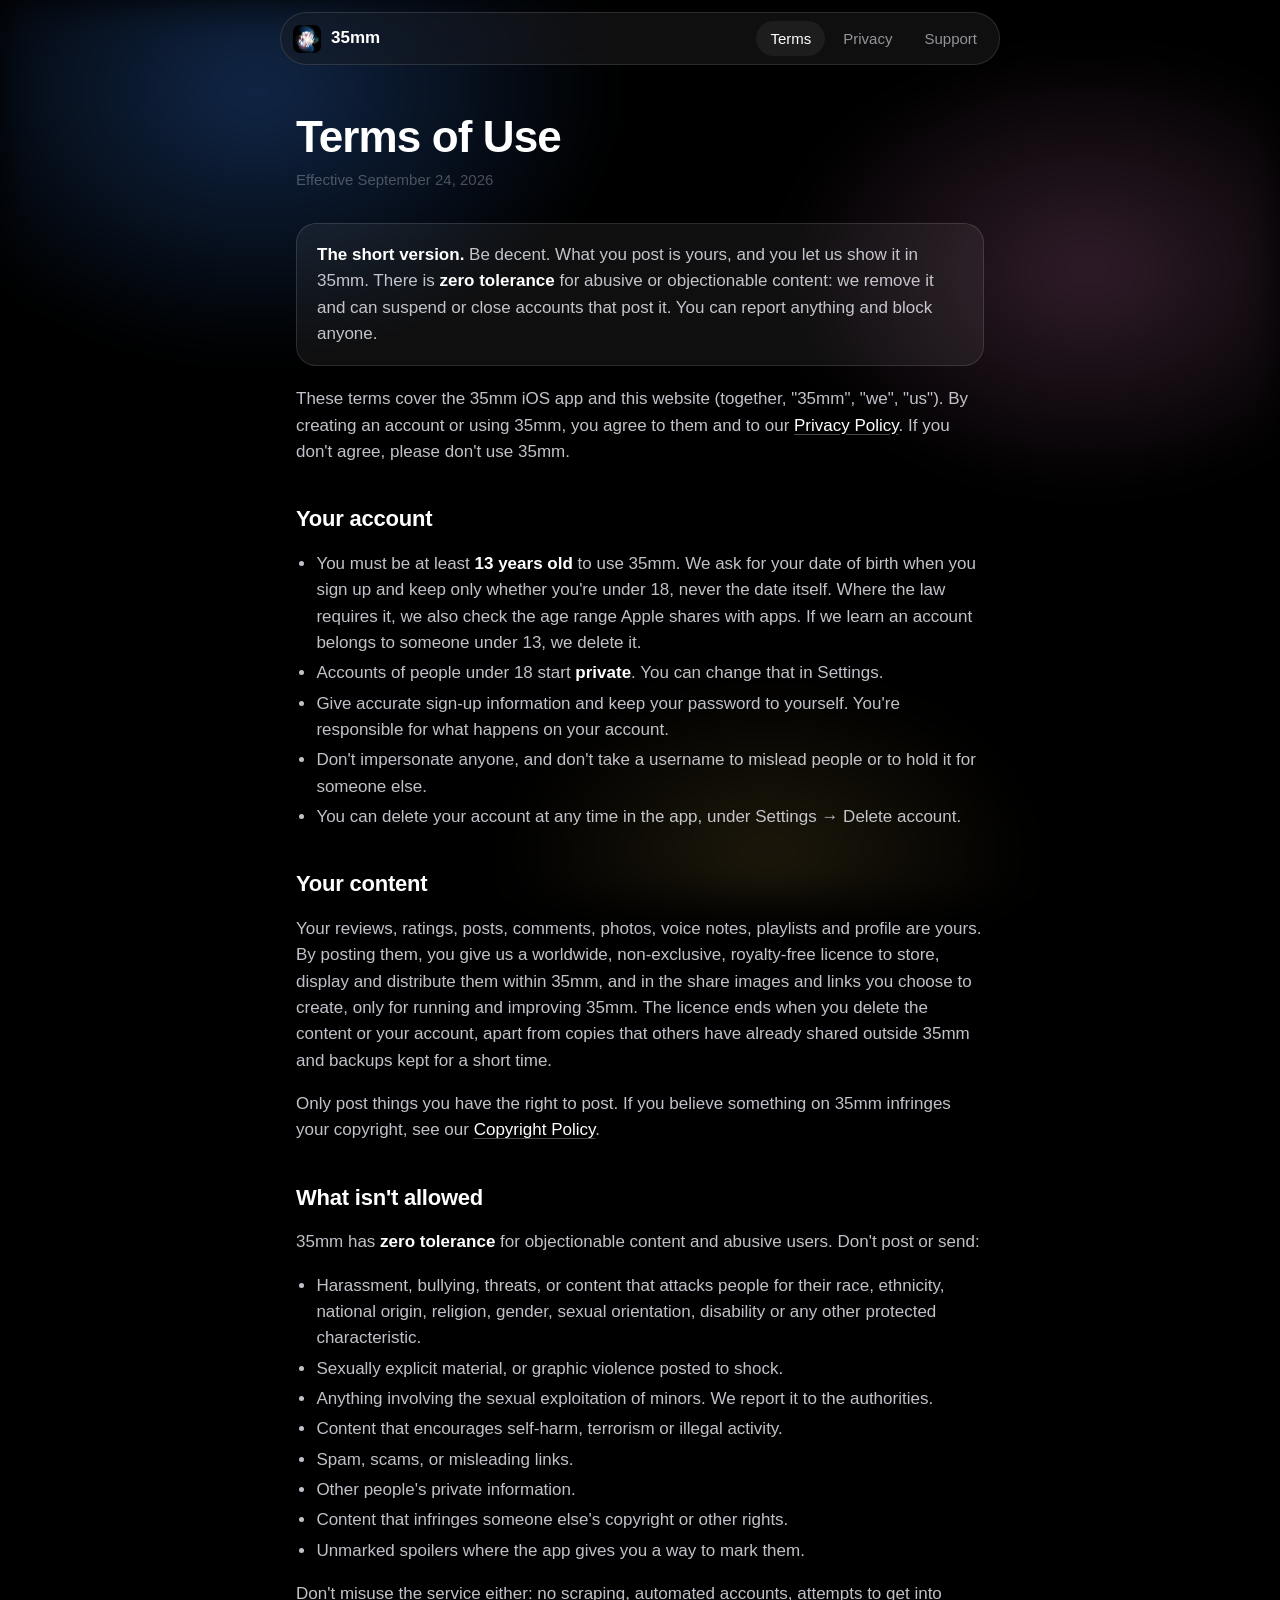
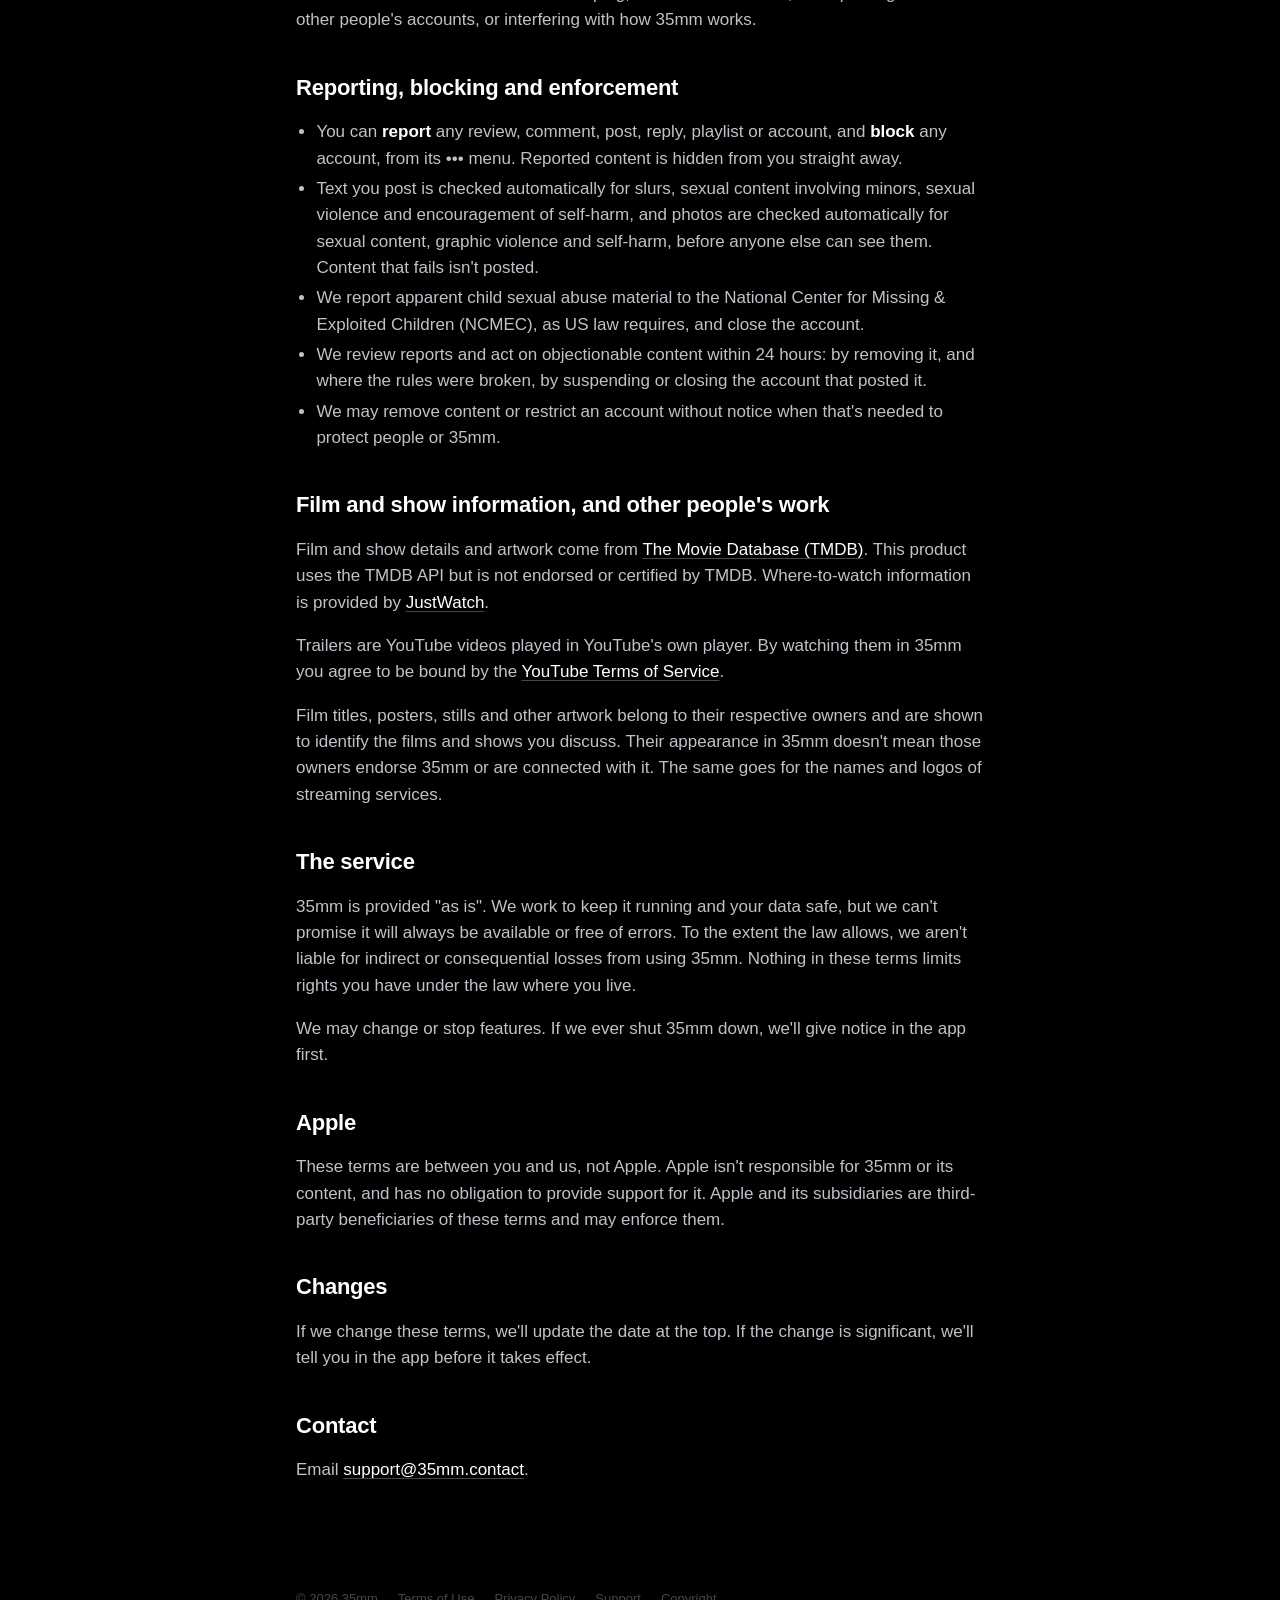
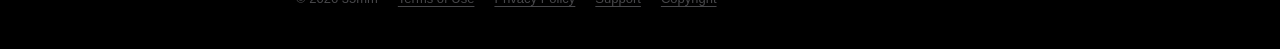
<file: terms/index.html>
<!doctype html>
<html lang="en">
<head>
  <meta charset="utf-8">
  <meta name="viewport" content="width=device-width, initial-scale=1, viewport-fit=cover">
  <title>Terms of Use · 35mm</title>
  <meta name="description" content="The rules for using 35mm: your account, your content, and what isn't allowed.">
  <meta name="theme-color" content="#000000">
  <link rel="icon" href="/favicon.png">
  <link rel="apple-touch-icon" href="/apple-touch-icon.png">
  <link rel="stylesheet" href="/styles.css">
</head>
<body>
  <div class="ambient"></div>

  <header class="bar">
    <a class="brand" href="/"><img src="/favicon.png" alt="">35mm</a>
    <nav>
      <a href="/terms" aria-current="page">Terms</a>
      <a href="/privacy">Privacy</a>
      <a href="/support">Support</a>
    </nav>
  </header>

  <main class="doc">
    <h1>Terms of Use</h1>
    <p class="meta">Effective September 24, 2026</p>

    <div class="card">
      <p><strong>The short version.</strong> Be decent. What you post is yours, and you let us show it in 35mm. There is <strong>zero tolerance</strong> for abusive or objectionable content: we remove it and can suspend or close accounts that post it. You can report anything and block anyone.</p>
    </div>

    <p>These terms cover the 35mm iOS app and this website (together, "35mm", "we", "us"). By creating an account or using 35mm, you agree to them and to our <a href="/privacy">Privacy Policy</a>. If you don't agree, please don't use 35mm.</p>

    <h2>Your account</h2>
    <ul>
      <li>You must be at least <strong>13 years old</strong> to use 35mm. We ask for your date of birth when you sign up and keep only whether you're under 18, never the date itself. Where the law requires it, we also check the age range Apple shares with apps. If we learn an account belongs to someone under 13, we delete it.</li>
      <li>Accounts of people under 18 start <strong>private</strong>. You can change that in Settings.</li>
      <li>Give accurate sign-up information and keep your password to yourself. You're responsible for what happens on your account.</li>
      <li>Don't impersonate anyone, and don't take a username to mislead people or to hold it for someone else.</li>
      <li>You can delete your account at any time in the app, under Settings → Delete account.</li>
    </ul>

    <h2>Your content</h2>
    <p>Your reviews, ratings, posts, comments, photos, voice notes, playlists and profile are yours. By posting them, you give us a worldwide, non-exclusive, royalty-free licence to store, display and distribute them within 35mm, and in the share images and links you choose to create, only for running and improving 35mm. The licence ends when you delete the content or your account, apart from copies that others have already shared outside 35mm and backups kept for a short time.</p>
    <p>Only post things you have the right to post. If you believe something on 35mm infringes your copyright, see our <a href="/copyright">Copyright Policy</a>.</p>

    <h2>What isn't allowed</h2>
    <p>35mm has <strong>zero tolerance</strong> for objectionable content and abusive users. Don't post or send:</p>
    <ul>
      <li>Harassment, bullying, threats, or content that attacks people for their race, ethnicity, national origin, religion, gender, sexual orientation, disability or any other protected characteristic.</li>
      <li>Sexually explicit material, or graphic violence posted to shock.</li>
      <li>Anything involving the sexual exploitation of minors. We report it to the authorities.</li>
      <li>Content that encourages self-harm, terrorism or illegal activity.</li>
      <li>Spam, scams, or misleading links.</li>
      <li>Other people's private information.</li>
      <li>Content that infringes someone else's copyright or other rights.</li>
      <li>Unmarked spoilers where the app gives you a way to mark them.</li>
    </ul>
    <p>Don't misuse the service either: no scraping, automated accounts, attempts to get into other people's accounts, or interfering with how 35mm works.</p>

    <h2>Reporting, blocking and enforcement</h2>
    <ul>
      <li>You can <strong>report</strong> any review, comment, post, reply, playlist or account, and <strong>block</strong> any account, from its ••• menu. Reported content is hidden from you straight away.</li>
      <li>Text you post is checked automatically for slurs, sexual content involving minors, sexual violence and encouragement of self-harm, and photos are checked automatically for sexual content, graphic violence and self-harm, before anyone else can see them. Content that fails isn't posted.</li>
      <li>We report apparent child sexual abuse material to the National Center for Missing &amp; Exploited Children (NCMEC), as US law requires, and close the account.</li>
      <li>We review reports and act on objectionable content within 24 hours: by removing it, and where the rules were broken, by suspending or closing the account that posted it.</li>
      <li>We may remove content or restrict an account without notice when that's needed to protect people or 35mm.</li>
    </ul>

    <h2>Film and show information, and other people's work</h2>
    <p>Film and show details and artwork come from <a href="https://www.themoviedb.org">The Movie Database (TMDB)</a>. This product uses the TMDB API but is not endorsed or certified by TMDB. Where-to-watch information is provided by <a href="https://www.justwatch.com">JustWatch</a>.</p>
    <p>Trailers are YouTube videos played in YouTube's own player. By watching them in 35mm you agree to be bound by the <a href="https://www.youtube.com/t/terms">YouTube Terms of Service</a>.</p>
    <p>Film titles, posters, stills and other artwork belong to their respective owners and are shown to identify the films and shows you discuss. Their appearance in 35mm doesn't mean those owners endorse 35mm or are connected with it. The same goes for the names and logos of streaming services.</p>

    <h2>The service</h2>
    <p>35mm is provided "as is". We work to keep it running and your data safe, but we can't promise it will always be available or free of errors. To the extent the law allows, we aren't liable for indirect or consequential losses from using 35mm. Nothing in these terms limits rights you have under the law where you live.</p>
    <p>We may change or stop features. If we ever shut 35mm down, we'll give notice in the app first.</p>

    <h2>Apple</h2>
    <p>These terms are between you and us, not Apple. Apple isn't responsible for 35mm or its content, and has no obligation to provide support for it. Apple and its subsidiaries are third-party beneficiaries of these terms and may enforce them.</p>

    <h2>Changes</h2>
    <p>If we change these terms, we'll update the date at the top. If the change is significant, we'll tell you in the app before it takes effect.</p>

    <h2>Contact</h2>
    <p>Email <a href="mailto:support@35mm.contact">support@35mm.contact</a>.</p>
  </main>

  <footer>
    <span>© 2026 35mm</span>
    <a href="/terms">Terms of Use</a>
    <a href="/privacy">Privacy Policy</a>
    <a href="/support">Support</a>
    <a href="/copyright">Copyright</a>
  </footer>
</body>
</html>
</file>
<file: styles.css>
:root {
  --canvas: #000;
  --surface: rgba(255, 255, 255, 0.06);
  --stroke: rgba(255, 255, 255, 0.12);
  --ink: #fff;
  --ink-2: rgba(235, 235, 245, 0.6);
  --ink-3: rgba(235, 235, 245, 0.3);
  --accent: #0a84ff;
  --font: -apple-system, BlinkMacSystemFont, "SF Pro Text", "Helvetica Neue",
    Helvetica, Arial, sans-serif;
  --display: -apple-system, BlinkMacSystemFont, "SF Pro Display",
    "Helvetica Neue", Helvetica, Arial, sans-serif;
}

* { box-sizing: border-box; }

html { -webkit-text-size-adjust: 100%; }

body {
  margin: 0;
  min-height: 100vh;
  background: var(--canvas);
  color: var(--ink);
  font: 17px/1.55 var(--font);
  -webkit-font-smoothing: antialiased;
}

/* The logo's own blues and pinks, blurred behind everything. */
.ambient {
  position: fixed;
  inset: 0;
  z-index: -1;
  pointer-events: none;
  background:
    radial-gradient(40vmax 30vmax at 20% 10%, rgba(47, 110, 205, 0.35), transparent 70%),
    radial-gradient(35vmax 25vmax at 85% 30%, rgba(218, 130, 190, 0.22), transparent 70%),
    radial-gradient(30vmax 20vmax at 60% 95%, rgba(240, 200, 90, 0.12), transparent 70%);
  filter: blur(20px);
}

a { color: var(--ink); text-decoration-color: var(--ink-3); text-underline-offset: 3px; }
a:hover { text-decoration-color: var(--ink); }

/* ── Top bar ─────────────────────────────────────── */
.bar {
  position: sticky;
  top: 12px;
  z-index: 10;
  display: flex;
  align-items: center;
  justify-content: space-between;
  max-width: 720px;
  margin: 12px auto 0;
  padding: 8px 8px 8px 12px;
  width: calc(100% - 32px);
  border: 0.5px solid var(--stroke);
  border-radius: 999px;
  background: rgba(28, 28, 30, 0.55);
  -webkit-backdrop-filter: blur(24px) saturate(180%);
  backdrop-filter: blur(24px) saturate(180%);
}
.brand { display: flex; align-items: center; gap: 10px; text-decoration: none; font-weight: 600; }
.brand img { width: 28px; height: 28px; border-radius: 7px; }
.bar nav { display: flex; gap: 4px; }
.bar nav a {
  padding: 6px 14px;
  border-radius: 999px;
  text-decoration: none;
  color: var(--ink-2);
  font-size: 15px;
}
.bar nav a:hover, .bar nav a[aria-current="page"] { color: var(--ink); background: var(--surface); }

/* ── Landing ─────────────────────────────────────── */
.hero {
  display: flex;
  flex-direction: column;
  align-items: center;
  text-align: center;
  padding: 12vh 16px 10vh;
}
.hero img {
  width: 148px;
  height: 148px;
  border-radius: 33px;
  box-shadow: 0 20px 60px rgba(47, 110, 205, 0.35), 0 0 0 0.5px var(--stroke);
}
.hero h1 {
  margin: 28px 0 8px;
  font: 700 clamp(40px, 8vw, 64px)/1.05 var(--display);
  letter-spacing: -0.02em;
}
.hero p { margin: 0; max-width: 30ch; color: var(--ink-2); font-size: 20px; }
.pill {
  display: inline-block;
  margin-top: 32px;
  padding: 12px 22px;
  border: 0.5px solid var(--stroke);
  border-radius: 999px;
  background: var(--surface);
  -webkit-backdrop-filter: blur(20px);
  backdrop-filter: blur(20px);
  color: var(--ink);
  font-weight: 600;
  font-size: 15px;
  text-decoration: none;
}

/* ── Documents ───────────────────────────────────── */
main.doc {
  max-width: 720px;
  margin: 0 auto;
  padding: 48px 16px 64px;
}
.doc h1 {
  margin: 0 0 6px;
  font: 700 clamp(34px, 6vw, 44px)/1.1 var(--display);
  letter-spacing: -0.02em;
}
.doc .meta { margin: 0 0 32px; color: var(--ink-3); font-size: 15px; }
.doc h2 {
  margin: 40px 0 10px;
  font: 600 22px/1.3 var(--display);
  letter-spacing: -0.01em;
}
.doc h3 { margin: 24px 0 6px; font-size: 17px; }
.doc p, .doc li { color: rgba(235, 235, 245, 0.82); }
.doc ul { padding-left: 1.2em; }
.doc li { margin: 4px 0; }
.doc strong { color: var(--ink); }

.card {
  margin: 20px 0;
  padding: 18px 20px;
  border: 0.5px solid var(--stroke);
  border-radius: 20px;
  background: var(--surface);
}
.card p { margin: 0; }
.card p + p { margin-top: 8px; }

details {
  border-bottom: 0.5px solid var(--stroke);
  padding: 14px 0;
}
details summary {
  cursor: pointer;
  font-weight: 600;
  list-style: none;
}
details summary::-webkit-details-marker { display: none; }
details summary::after { content: "+"; float: right; color: var(--ink-3); font-weight: 400; }
details[open] summary::after { content: "–"; }
details p { margin: 10px 0 0; }

footer {
  max-width: 720px;
  margin: 0 auto;
  padding: 24px 16px 40px;
  color: var(--ink-3);
  font-size: 13px;
  display: flex;
  flex-wrap: wrap;
  gap: 8px 20px;
}
footer a { color: var(--ink-3); }

@media (max-width: 480px) {
  body { font-size: 16px; }
  .bar nav a { padding: 6px 10px; }
  .hero p { font-size: 18px; }
}
</file>
